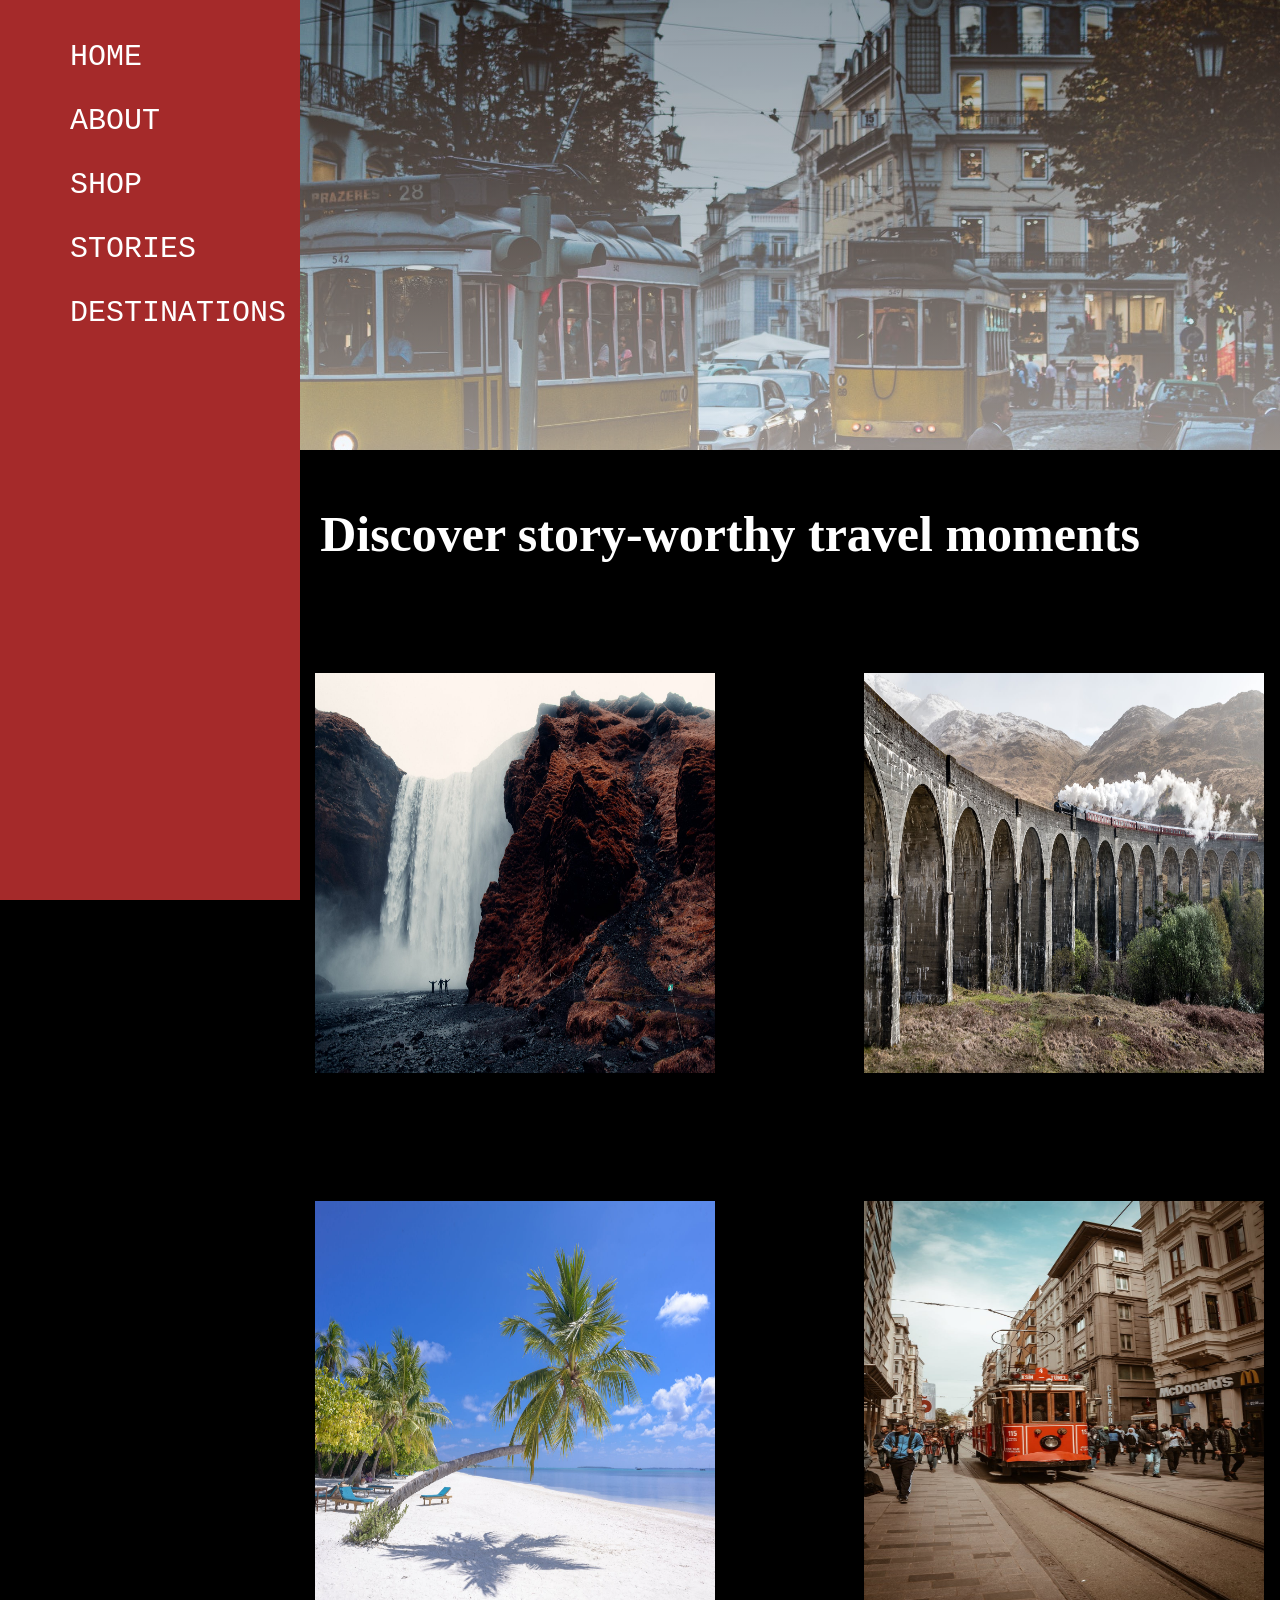
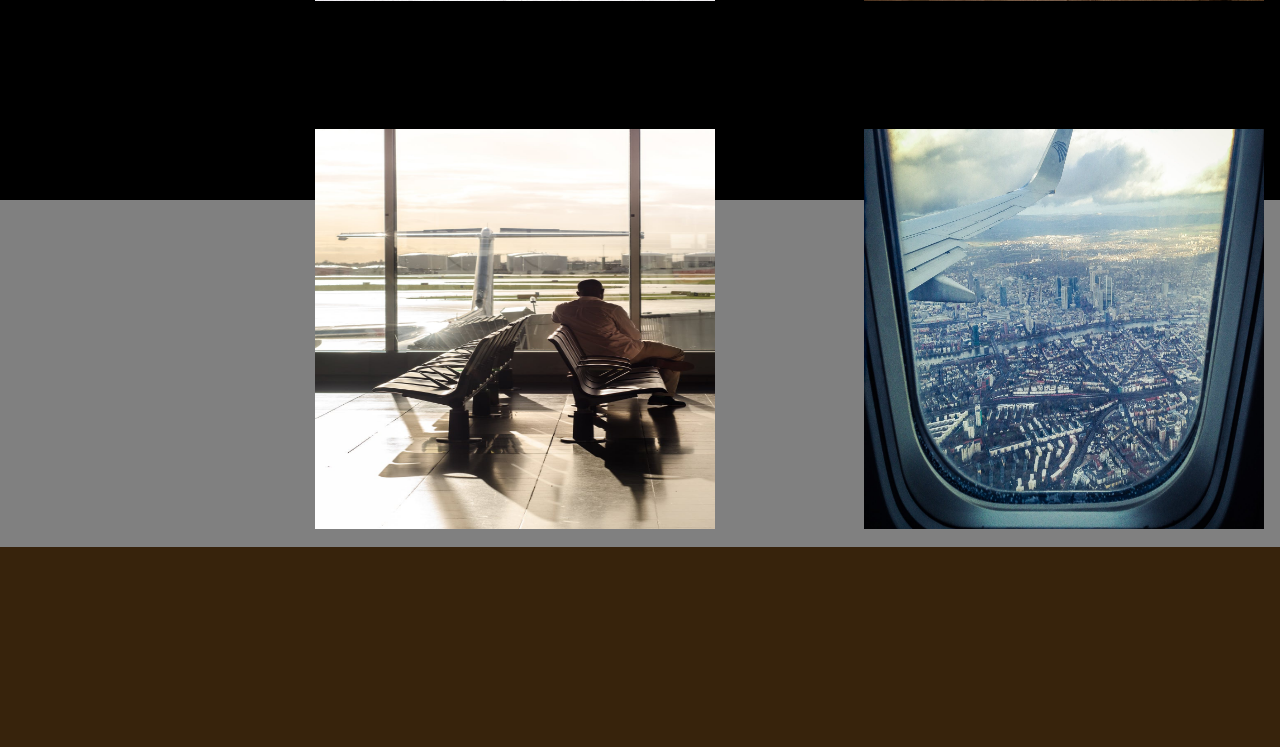
<file: 220216_Travel/travel.html>
<!DOCTYPE html>
<html lang="en">
  <head>
    <meta charset="UTF-8" />
    <meta http-equiv="X-UA-Compatible" content="IE=edge" />
    <meta name="viewport" content="width=device-width, initial-scale=1.0" />
    <title>Document</title>
    <style>
      * {
        padding: 0;
        margin: 0;
        box-sizing: border-box;
      }
      .container {
        background-color: gray;
      }

      header {
        display: flex;
        background-image: linear-gradient(
            rgba(0, 0, 0, 0.3),
            rgba(255, 255, 255, 0.5)
          ),
          url(2.jpeg);
        background-position: center;
        background-size: cover;
        width: 100%;
        height: 450px;
      }
      .side-nav {
        position: fixed;
        width: 300px;
        top: 0;
        left: 0;
        height: 100%;
        background-color: brown;
        padding: 20px 30px;
      }
      .nav-links {
        list-style: none;
      }

      .nav-links li {
        padding: 10px;
        margin: 10px;
      }
      .nav-links li:hover {
        border-radius: 50px;
        transition: 0.3s;
        background-color: black;
      }

      .nav-links a {
        text-decoration: none;
        color: white;
        font-size: 30px;
        padding: 15px 20px;
        font-family: 'Courier New', Courier, monospace;
      }
      .section {
        width: 100%;
        margin-left: auto;
        margin-right: auto;
      }
      .card-container {
        background-color: black;
        width: 100%;
        height: 150vh;
        bottom: 0px;
        display: inline-block;
        align-items: center;
        justify-content: center;
        padding-left: 180px;
      }

      .card {
        display: inline-block;
        align-items: center;
        justify-items: center;
        overflow: hidden;
        margin: 10px;
      }
      .card img {
        margin-left: 125px;
        margin-top: 100px;
        width: 400px;
        height: 400px;
      }
      .card:hover {
        transform: rotateX(720deg);
        transition: 3s;
      }
      .footer {
        display: flex;
        width: 100%;
        height: 200px;
        background-color: #37230c;
      }

      .main-title {
        padding-top: 5%;
      }
      .main-title h1 {
        font-size: 50px;
        color: white;
        text-align: center;
      }
    </style>
  </head>
  <body>
    <div class="container">
      <header>
        <div class="side-nav">
          <div class="logo"></div>
          <ul class="nav-links">
            <li><a href="">HOME</a></li>
            <li><a href="">ABOUT</a></li>
            <li><a href="">SHOP</a></li>
            <li><a href="">STORIES</a></li>
            <li><a href="">DESTINATIONS</a></li>
          </ul>
        </div>
      </header>
      <div class="section">
        <div class="card-container">
          <div class="main-title">
            <h1>Discover story-worthy travel moments</h1>
          </div>
          <div class="card">
            <img src="card1.jpeg" alt="" />
          </div>
          <div class="card">
            <img src="card2.jpeg" alt="" />
          </div>
          <div class="card">
            <img src="card3.jpeg" alt="" />
          </div>
          <div class="card">
            <img src="4.jpeg" alt="" />
          </div>
          <div class="card">
            <img src="wait.jpg" alt="" />
          </div>
          <div class="card">
            <img src="last.jpeg" alt="" />
          </div>
        </div>
      </div>
      <div class="footer"></div>
    </div>
  </body>
</html>
</file>
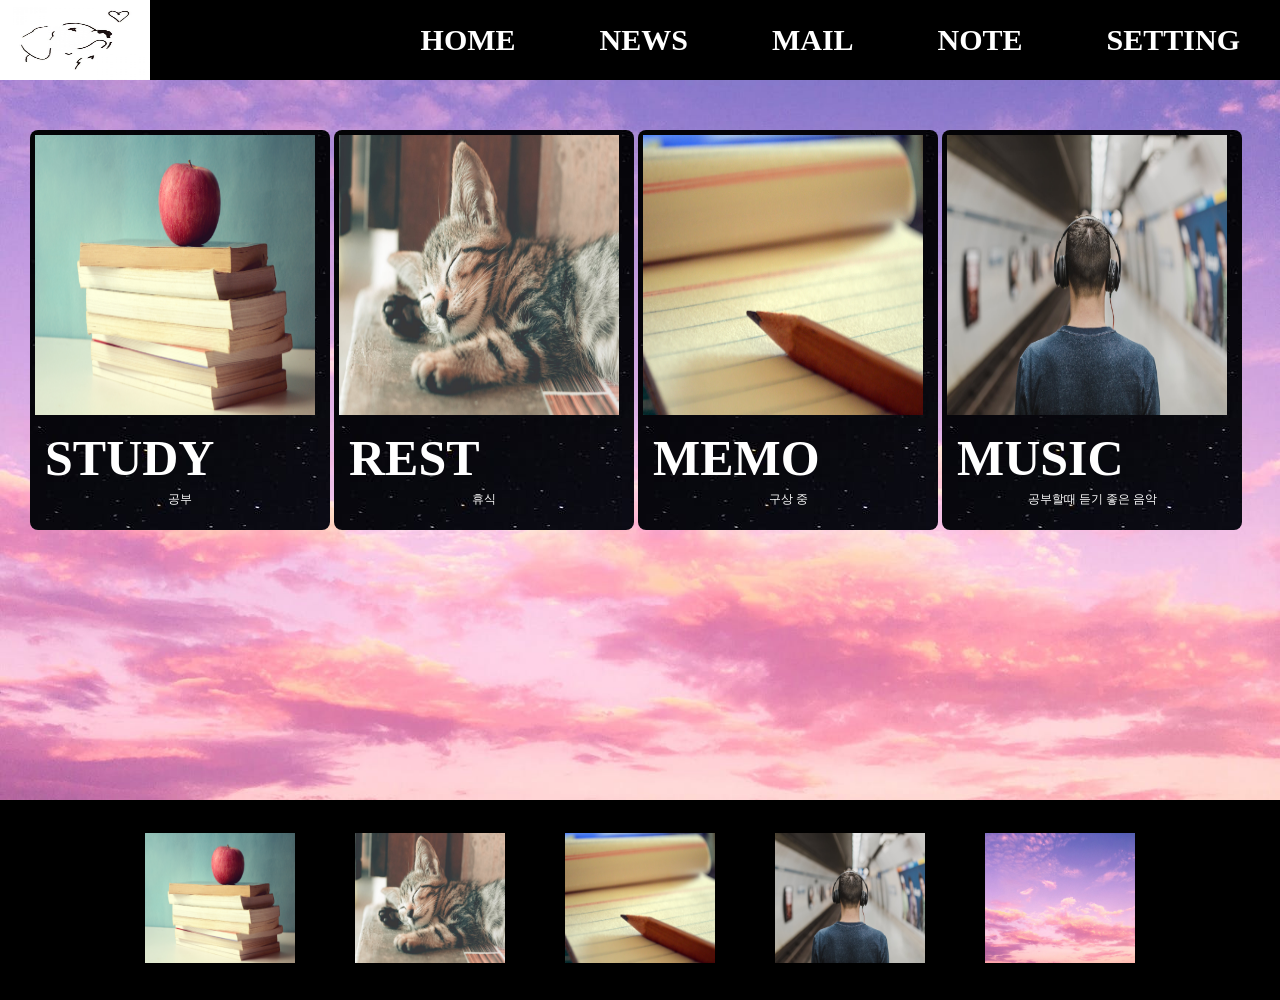
<file: 220226_Sat/S_Day.html>
<!DOCTYPE html>
<html lang="en">
  <head>
    <meta charset="UTF-8" />
    <meta http-equiv="X-UA-Compatible" content="IE=edge" />
    <meta name="viewport" content="width=device-width, initial-scale=1.0" />
    <title>Document</title>
    <style>
      * {
        padding: 0;
        margin: 0;
        box-sizing: border-box;
      }


      .container{   
          background-color: rgb(0, 40, 73);
          background-image: url(S_Day_img/section.jpeg);
          background-position: center;
          background-size: cover;
          width: 100%;
          height: 800px;
          position: relative;
      }

      .header{
          position: relative;
          width: 100%;
          height: 80px;
          background-color: black;
          background-size: cover;
          background-position: center;
      }
        .logo{
            cursor: pointer;
            display: flex;
        }
        .logo img {
            background-position: center;
            background-size: cover;
            width: 150px;
            height: 80px;
        }
      


      .nav{
          display: flex;
          justify-content: space-between;
          align-items: center;

      }
      .nav-links ul li{
          list-style: none;
          display: inline-block;
          list-style: none;
          padding: 15px 40px;
          
      }
      .nav-links ul li a{
          color: white;
          font-size: 30px;
          text-decoration: none;
          font-weight: 600;
      }

      .nav-links ul li:hover{
          background-color: red;
          transition: 0.5s;
          border-radius: 30px;
      }
     .item {
        padding: 30px;
        display: inline-block;
        align-items: center;
        justify-content: center;
        
     }

     .item img {
         width: 150px;
         height: 130px;
         animation-duration: 1.3s;
        animation-name: slidein;
        animation-iteration-count: infinite;
        animation-direction: alternate;

     }


     .item:hover{
         transform: scale(2);
         transition: 0.3s;
     }
     .section{
         justify-content: space-between;
         display: flex;
         align-items: center;
         padding: 50px 30px;
     }

     .section img{
         width: 250px;
         height: 250px;
     }

     .footer{
        display: flex;
        width: 100%;
        height: 200px;
        background-color: black;
        display: flex;
        position: absolute;
        justify-content: center;
        align-items: center;
        
     }

    .card {
        background-image: url(S_Day_img/star.jpeg);
        border-radius: 8px;
        display: inline-block;
        cursor: pointer;
        box-shadow: 10px black;
        align-items: center;
        width: 300px;
        height: 400px;
        overflow: hidden;
        padding: 5px 5px;
        background-color: black;
    }
    .card img{
        width: 280px;
        height: 280px;
    }

    
    .card:hover{
        transform: rotateY(720deg);
        transition: 1.5s;
    }
        .text-wrap {
        padding: 10px;
        /*  제목 위치 */
        text-align: left;
      }
      .text-wrap h1 {
        font-size: 50px;
        font-weight: 800;
        color: white;
      }
      .text-wrap p {
        /* 글씨 간격 (가로)조절 */
        line-height: 2;
        font-size: 12px;
        text-align: center;
        color: white;
      }



@keyframes slidein {
    0%{
    margin-left: 10%;
    width: 100%
  }

 

 
  100% {
    margin-right: 100%;
    width: 100%;
  }
}
    </style>
  </head>
  <body>
    <div class="container">
      <div class="header">
          <div class="nav">
              <div class="logo">
                  <img src="S_Day_img/logoimg.jpg" alt="">
              </div>
              <div class="nav-links">
                  <ul>
                      <li><a href="">HOME</a></li>
                      <li><a href="">NEWS</a></li>
                      <li><a href="">MAIL</a></li>
                      <li><a href="">NOTE</a></li>
                      <li><a href="">SETTING</a></li>
                    </ul>
              </div>
          </div>
      </div>
      <div class="section">
          <div class="card-wrap">

              <div class="card">
                  <img src="S_Day_img/books_apple_hires.jpg" alt="">
                <div class="text-wrap">
                    <h1>STUDY</h1>
                    <p>공부</p>
                </div>  
            </div>
            <div class="card">
                <img src="S_Day_img/sleepcat.jpeg" alt="">
                <div class="text-wrap">
                    <h1>REST</h1>
                    <p>휴식</p>
                </div>
            </div>
           <div class="card">
                <img src="S_Day_img/note_pad_pencil_hires.jpg" alt="">
                <div class="text-wrap">
                    <h1>MEMO</h1>
                    <p>구상 중</p>
                </div> 
          </div>
          <div class="card">
            <img src="S_Day_img/pexels-photo-374876.jpeg" alt="">
            <div class="text-wrap">
                <h1>MUSIC</h1>
                <p>공부할때 듣기 좋은 음악</p>
            </div> 
        </div>
      </div>
        </div>
        </div>
        <div class="footer">
            <div class="item">  
                <img src="S_Day_img/books_apple_hires.jpg" alt="">
            </div>
            <div class="item">
                <img src="S_Day_img/sleepcat.jpeg" alt="">
            </div>
            <div class="item">
                <img src="S_Day_img/note_pad_pencil_hires.jpg" alt="">
            </div>  
            <div class="item">
                <img src="S_Day_img/pexels-photo-374876.jpeg" alt="">
            </div>
            <div class="item">
                <img src="S_Day_img/section.jpeg" alt="">
            </div>
        </div>
        </div>
    </div>
</div>
  </body>
</html>
</file>
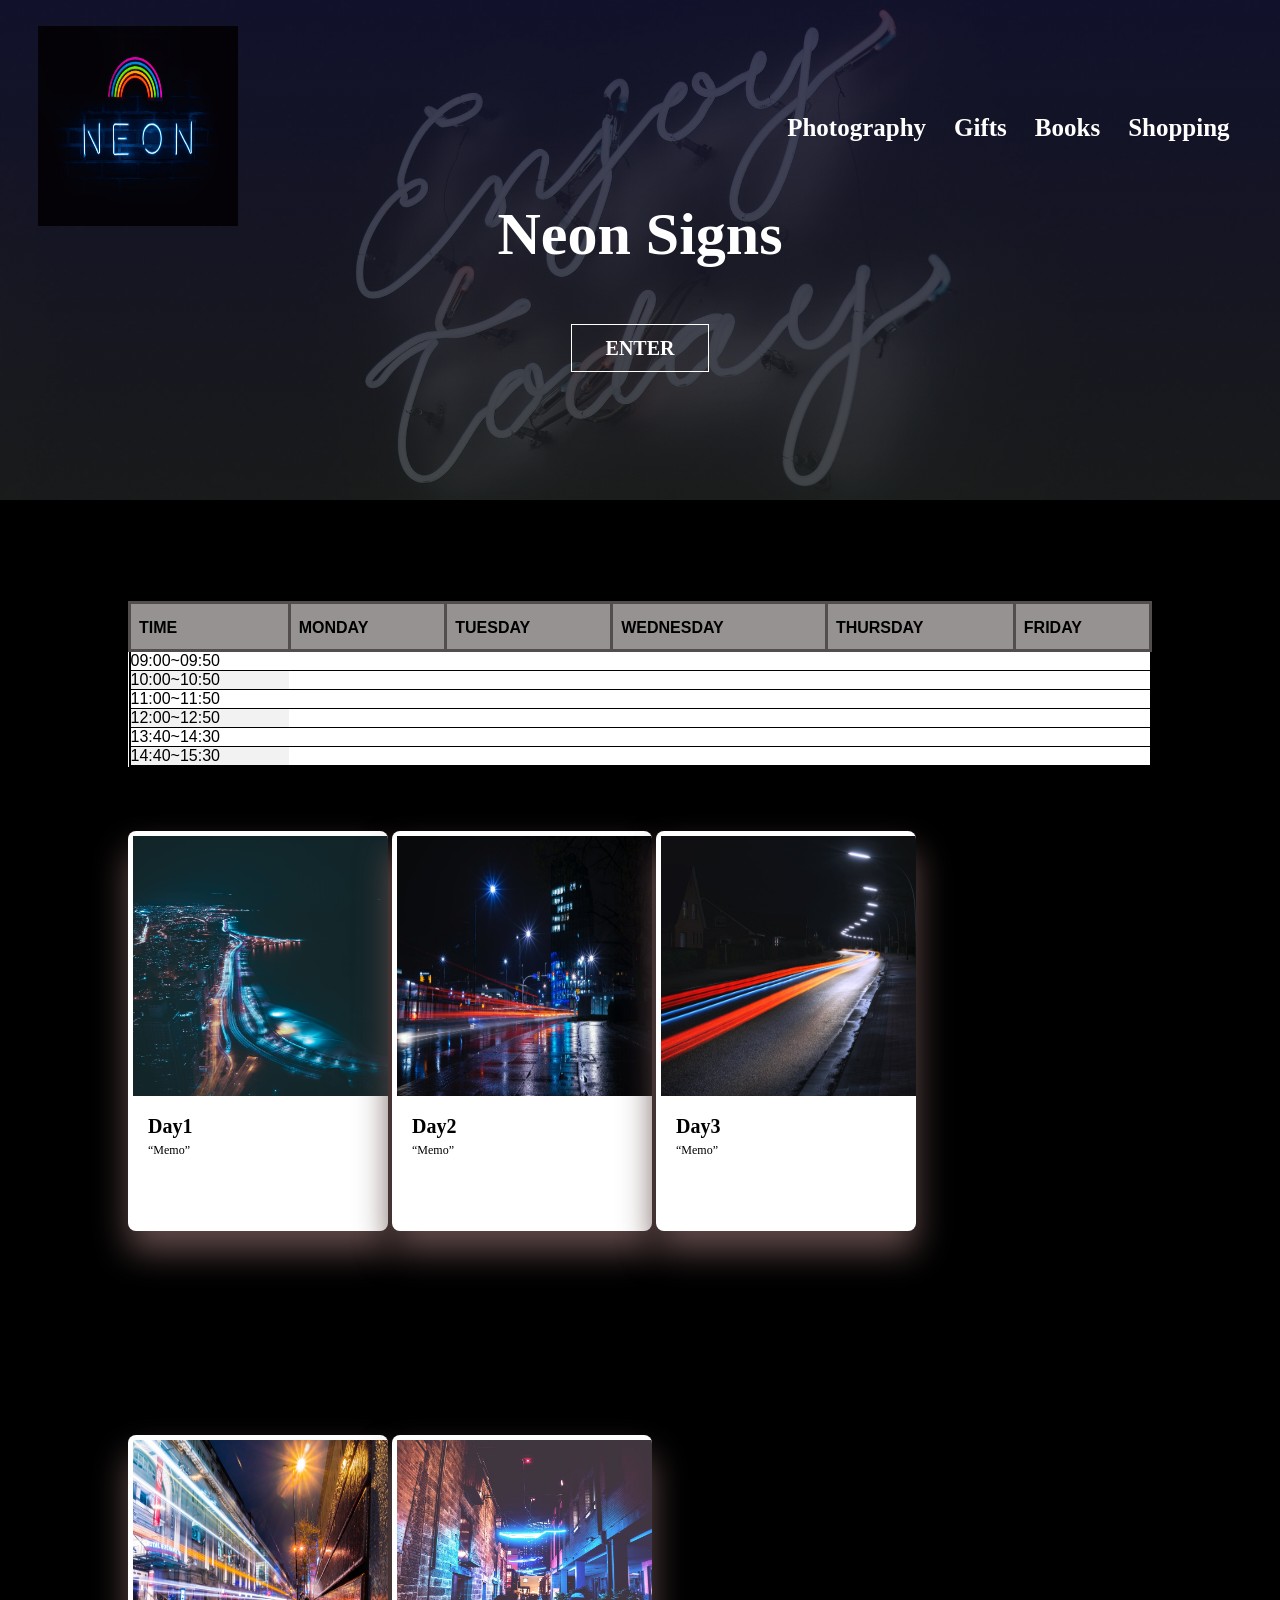
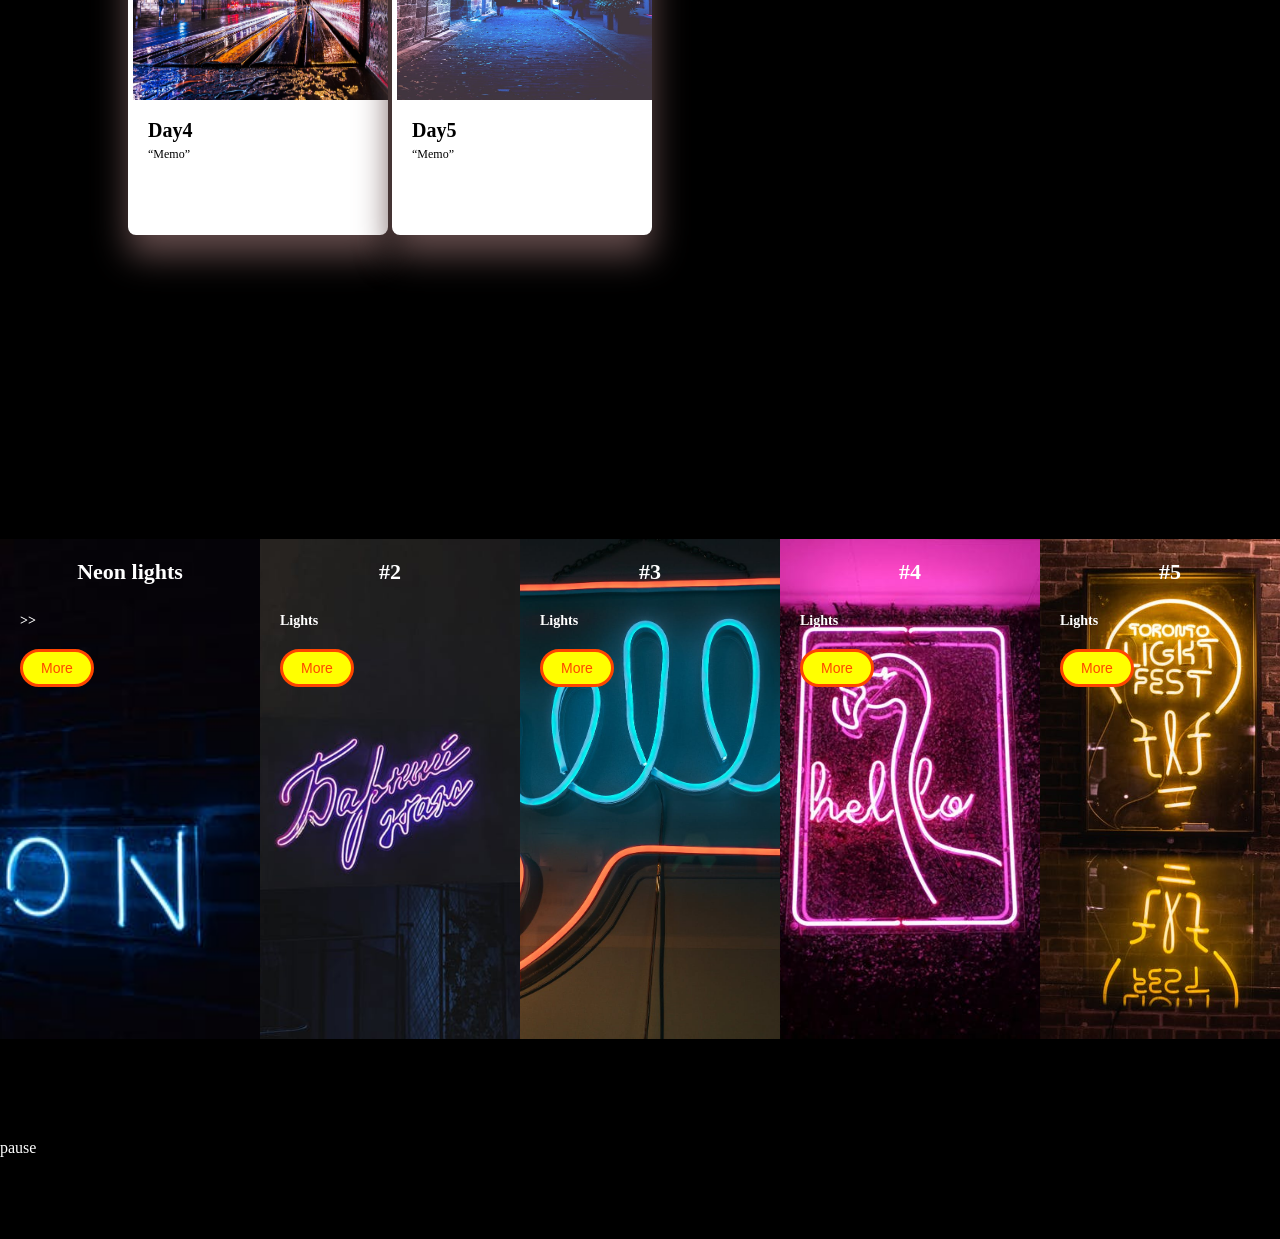
<file: 220227_Lights/index_2.html>
<!DOCTYPE html>
<html lang="en">
  <head>
    <meta charset="UTF-8" />
    <meta http-equiv="X-UA-Compatible" content="IE=edge" />
    <meta name="viewport" content="width=device-width, initial-scale=1.0" />
    <title>Neon</title>
    <link rel="shortcut icon" href="favicon-96x96.png" type="image/x-icon">
    <style>
      * {
        padding: 0;
        margin: 0 ;
        box-sizing: border-box;
      }
      header{
        position: relative;
        height: 500px;
        width: 100%;
        background-image: linear-gradient(rgba(20, 20, 53, 0.8),
        rgba(30, 31, 32, 0.8)),url(header.jpeg);
        background-position: center;
        background-size: 80%;   
     }
        body{
            background-color: rgb(0, 0, 0);
            width: 100%;
        }

     .nav{  
         display: flex;
         padding: 2% 3%;
         justify-content: space-between;
         align-items: center;

     }
     .nav .img{
         width: 150px;
         height: 110px;
         background-color: rgb(255, 255, 255);
         color: rgb(0, 0, 0);
     }
     .nav-links ul li{
         list-style: none;
         display: inline-block;
         padding: 8px 12px;
     }
        .nav-links ul li a{ 
            color: #fff;
            text-decoration: none;
            font-size: 25px;
            font-weight: 800;
        }
 .nav-links ul li:hover{
     transition: 700ms;
     background-color: red;
     border-radius: 5px;
 }
    .text-box{
        position: absolute;
        width: 90%;
        top: 40%;
        left: 5%;
        text-align: center;
        color: #fff;
    }
     .text-box h1{
        font-size: 60px;
    }
     .text-box p{
         margin-top: 10px;
    font-size: 16px; 
    margin-bottom: 40px;
    }
     .text-box a{
         text-decoration: none;
         color: #fff;
         border: 1px solid #fff;
         font-size: 20px;
         font-weight: 700;
         cursor: pointer;
         padding: 12px 34px;
     }
     .text-box a:hover{
         border: 1px solid red;
         background: red;
         transition: 0.3s;
     }

     .section{
        width: 80%;
        margin-top: 5%;
        margin-left: auto;
        margin-right: auto;
        
     }

      #customers {
        font-family: Arial, Helvetica, sans-serif;
        border-collapse: collapse;
        width: 100%;
        background-color: white;
        border: 2px solid #000000;
      }

      #customers th {
        border: 3px solid rgb(83, 78, 78);
        padding: 8px;
      }

      #customers tr:nth-child(even) {
          border: 1px solid #000000;
        background-color: #f2f2f2;
      }

      #customers tr:hover {
        background-color: rgb(59, 40, 40);
      }

      #customers th {

        padding-top: 15px;
        padding-bottom: 12px;
        text-align: left;
        background-color: #979292;
        color: rgb(0, 0, 0);
      }
    
      .card {
        border-radius: 8px;
        display: inline-block;
        margin-left: 100px auto;
        margin-bottom: 200px;
        height: 400px;
        width: 260px;
        overflow: hidden;
        box-shadow: 0 20px 35px rgb(99, 75, 75);
        padding: 5px;
        transform: scale(1);
        transition: 0.3s;
        background-color: white;
      }

      .card:hover {
        cursor: pointer;
        transform: scale(1.2);
        background-color: gold;
      }
      .card img {
        width: 260px;
        height: 260px;
      }
      .text-wrap {
        padding: 15px;
        text-align: left;
      }
      .text-wrap h1 {
        font-size: 20px;
        font-weight: 800;
      }
      .text-wrap p {
        line-height: 2;
        font-size: 12px;
      }

      .logo{
          cursor: pointer;
      }
      .logo img { 
        width: 200px;
        height: 200px;
      }
      .card-container{
          width: 1300px;
          height: 500px;
          background: #fff;
          margin: 100px auto;
          display: flex;
      }
      .col{
          height : 100%;
          flex: 1;
          color: rgb(255, 136, 0);
          padding: 20px;
          position: relative;
          transition: 0.6s;
      }
      .col:nth-child(1) {
          background-image: url(neon1.jpeg);
          background-position: right;
          background-size: cover;
          font-weight: bolder;
          color: rgb(255, 255, 255);
      }
      .col:nth-child(2) {
          background-image: url(neon2.jpeg);
          background-position: center;
          background-size: cover;
          font-weight: bolder;
          color: rgb(255, 255, 255);
      }
      .col:nth-child(3){
          background-image: url(neon3.jpeg);
          background-position: center;
          background-size: cover;
          font-weight: bolder;
          color: rgb(255, 255, 255);
      }
      .col:nth-child(4) {
          background-image: url(neon4.jpeg);
          background-position: center;
          background-size: cover;
          font-weight: bolder;
          color: rgb(255, 255, 255);
      }
      .col:nth-child(5) {
          background-image: url(neon5.jpeg);
          background-position: center;
          background-size: cover;
          font-weight: bolder;
          color: rgb(255, 255, 255);
      }
      
      h2{
          text-align: center;
          font-size: 22px;
          font-weight: 600;
      }
      .caption{
          max-width: 230px;
          font-size: 14px;
          margin: 28px 0;
      }
      .caption button{
         border: 3px solid orangered;
        border-radius: 30px;
        background: transparent;
        background-color: yellow;
        outline: none;
        padding: 8px 18px;
        color: orangered;
        margin-top: 20px ;
        cursor: pointer;
        font-size: 14px;
      }
.col:hover {
  flex-grow: 2.5;
}
.col:hover .caption {
  display: block;
}

.col:hover h2 {
  text-align: left;
}
.footer{
    margin-top: 100px auto;
    width: 100%;
    height: 100px;
    background-color: black;
    display: flex;
}
.footer p{
    position: absolute;
    color: white;
   
}

    </style>
  </head>
  <body>
    <div class="container">
      <header>
          <div class="nav">
                  <div class="logo">
                  <img src="logo.jpeg" alt="">
              </div>
              <div class="nav-links">
                <ul>
                     <li><a href="#">Photography</a></li>
                     <li><a href="#">Gifts</a></li>
                     <li><a href="#">Books</a></li>
                     <li><a href="#">Shopping</a></li>
                 </ul>
              </div>
          </div>
          <div class="text-box">
              <h1>Neon Signs</h1>
              <p><br/></p>
              <a href="#">ENTER</a>
          </div>
      </header>
      <section class="table">

      </section>
      <div class="section">
            <table id="customers">
              <h1>Schedule</h1>
      <thead>
        <tr>
          <th>TIME</th>
          <th>MONDAY</th>
          <th>TUESDAY</th>
          <th>WEDNESDAY</th>
          <th>THURSDAY</th>
          <th>FRIDAY</th>
        </tr>
      </thead>
      <tr>
        <td>09:00~09:50</td>
      </tr>
      <tr>
        <td>10:00~10:50</td>
      </tr>
      <tr>
        <td>11:00~11:50</td>

      </tr>
      <tr>
        <td>12:00~12:50</td>

      </tr>
      <tr>
        <td>13:40~14:30</td>

      </tr>
      <tr>
        <td>14:40~15:30</td>

      </tr>
      <tbody></tbody>
    </table>
      </div>
      <div class="section">
       <div class="container">
      <div class="card">
        <img src="card1.jpeg" alt="" />
        <div class="text-wrap">
          <h1>Day1</h1>
          <p>“Memo”</p>
        </div>
      </div>
      <div class="card">
        <img src="card2.jpeg" alt="" />
        <div class="text-wrap">
          <h1>Day2</h1>
          <p>“Memo”</p>
        </div>
      </div>
      <div class="card">
        <img src="card3.jpeg" alt="" />
        <div class="text-wrap">
          <h1>Day3</h1>
          <p>“Memo”</p>
        </div>
      </div>
      <div class="card">
          <img src="card4.jpeg" alt="">
          <div class="text-wrap">
            <h1>Day4</h1>
            <p>“Memo”</p>
          </div>
      </div>
      <div class="card">
        <img src="card5.jpeg" alt="" />
        <div class="text-wrap">
          <h1>Day5</h1>
            <p>“Memo”</p>
        </div>
      </div>
    </div>
        </div>
      <div class="card-container">
          <div class="col">
              <h2>Neon lights</h2>
              <div class="caption">
                  <p>>></p>
                  <button type="button">More</button>
              </div>
          </div>
          <div class="col">
            <h2>#2</h2>
            <div class="caption">
                <p>Lights</p>
                <button type="button">More</button>
            </div>
        </div>
        <div class="col">
          <h2>#3</h2>
          <div class="caption">
              <p>Lights</p>
              <button type="button">More</button>
          </div>
      </div>
      <div class="col">
        <h2>#4</h2>
        <div class="caption">
            <p>Lights</p>
            <button type="button">More</button>
        </div>
    </div>
    <div class="col">
      <h2>#5</h2>
      <div class="caption">
          <p>Lights</p>
          <button type="button">More</button>
      </div>
  </div>
      </div>
    </div>
    </div>
  </body>
  <div class="footer">
      <p>pause</p>
      <h2>footer</h2>
  </div>
</html>
</file>
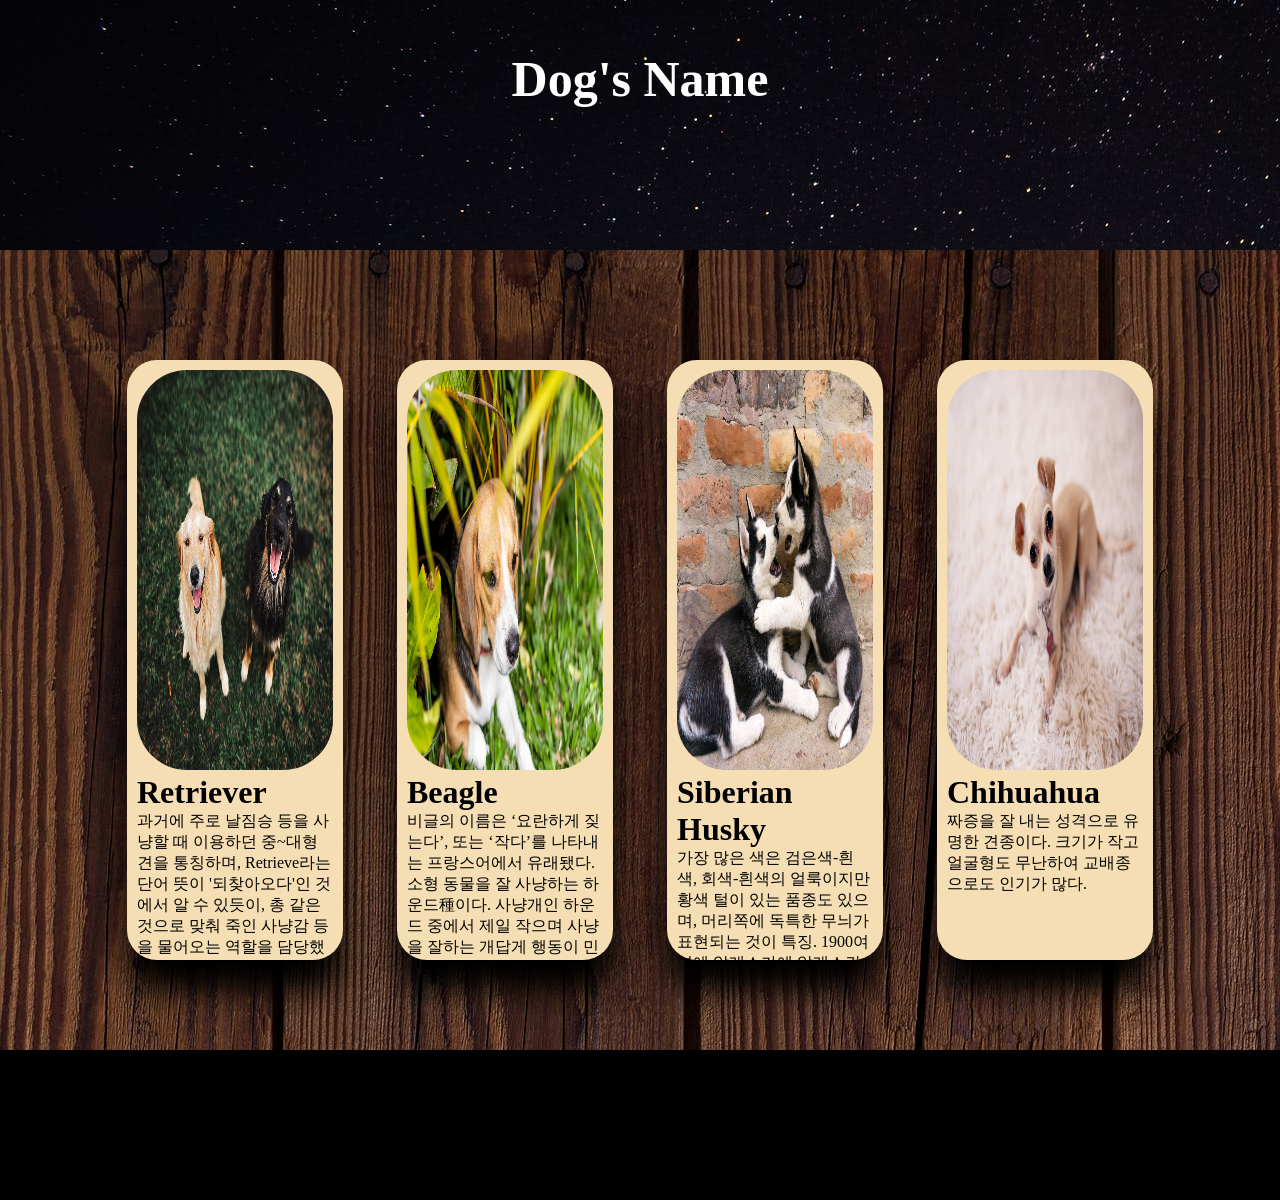
<file: 220228_Dogs_Name/dogs_name.html>
<!DOCTYPE html>
<html lang="en">
  <head>
    <meta charset="UTF-8" />
    <meta http-equiv="X-UA-Compatible" content="IE=edge" />
    <meta name="viewport" content="width=device-width, initial-scale=1.0" />
    <title>Dogs_name</title>
    <style>
      * {
        padding: 0;
        margin: 0;
        box-sizing: border-box;
      }
      .header {
        background-image: url(star.jpeg);
        width: 100%;
        height: 250px;
        padding-top: 50px;
      }
      .header h1 {
        color: white;
        text-align: center;
        font-size: 50px;
      }
      .a {
        width: 100%;
        height: 800px;
        background-image: url(wooden.jpeg);
        justify-content: space-around;
        display: flex;
        padding: 100px 100px;
      }

      .card {
        flex-basis: 20%;
        height: 600px;
        width: 100%;
        align-items: center;
        padding: 10px;
        background-color: wheat;
        border-radius: 30px;
        margin: 10px auto 0;
        overflow: hidden;
        box-shadow: 0 2rem 2rem rgba(0, 0, 0, 1);
        cursor: pointer;
      }

      .card img {
        border-radius: 50px;
        width: 100%;
        height: 400px;
      }
      .card:hover {
        transform: rotateY(360deg);
        transition: 0.3s;
      }

      .footer {
        width: 100%;
        background-color: black;
        height: 150px;
      }
      .container {
        width: 100%;
        height: auto;
        background-image: url(star.jpeg);
      }
    </style>
  </head>
  <body>
    <div class="container">
      <div class="header">
        <h1>Dog's Name</h1>
      </div>
      <div class="a">
        <div class="card">
          <img src="Retriever.jpeg" alt="" />
          <h1>Retriever</h1>
          <p>
            과거에 주로 날짐승 등을 사냥할 때 이용하던 중~대형견을 통칭하며,
            Retrieve라는 단어 뜻이 '되찾아오다'인 것에서 알 수 있듯이, 총 같은
            것으로 맞춰 죽인 사냥감 등을 물어오는 역할을 담당했던 견종들이다.
          </p>
        </div>
        <div class="card">
          <img src="puppy2.jpeg" alt="" />
          <h1>Beagle</h1>
          <p>
            비글의 이름은 ‘요란하게 짖는다’, 또는 ‘작다’를 나타내는 프랑스어에서
            유래됐다. 소형 동물을 잘 사냥하는 하운드種이다. 사냥개인 하운드
            중에서 제일 작으며 사냥을 잘하는 개답게 행동이 민첩하여 애완용으로
            기르기도 했다.
          </p>
        </div>
        <div class="card">
          <img src="puppy5.jpeg" alt="" />
          <h1>Siberian Husky</h1>
          <p>
            가장 많은 색은 검은색-흰색, 회색-흰색의 얼룩이지만 황색 털이 있는
            품종도 있으며, 머리쪽에 독특한 무늬가 표현되는 것이 특징. 1900여년에
            알래스카에 알래스칸 말라뮤트와 비슷한 이유로 들여온 뒤 전세계로
            퍼지기 시작하여 지금은 키우는 사람도 많다.
          </p>
        </div>
        <div class="card">
          <img src="Chihuahua.jpeg" alt="" />
          <h1>Chihuahua</h1>
          <p>
            짜증을 잘 내는 성격으로 유명한 견종이다. 크기가 작고 얼굴형도
            무난하여 교배종으로도 인기가 많다.
          </p>
        </div>
      </div>
      <div class="footer"></div>
    </div>
  </body>
</html>
</file>
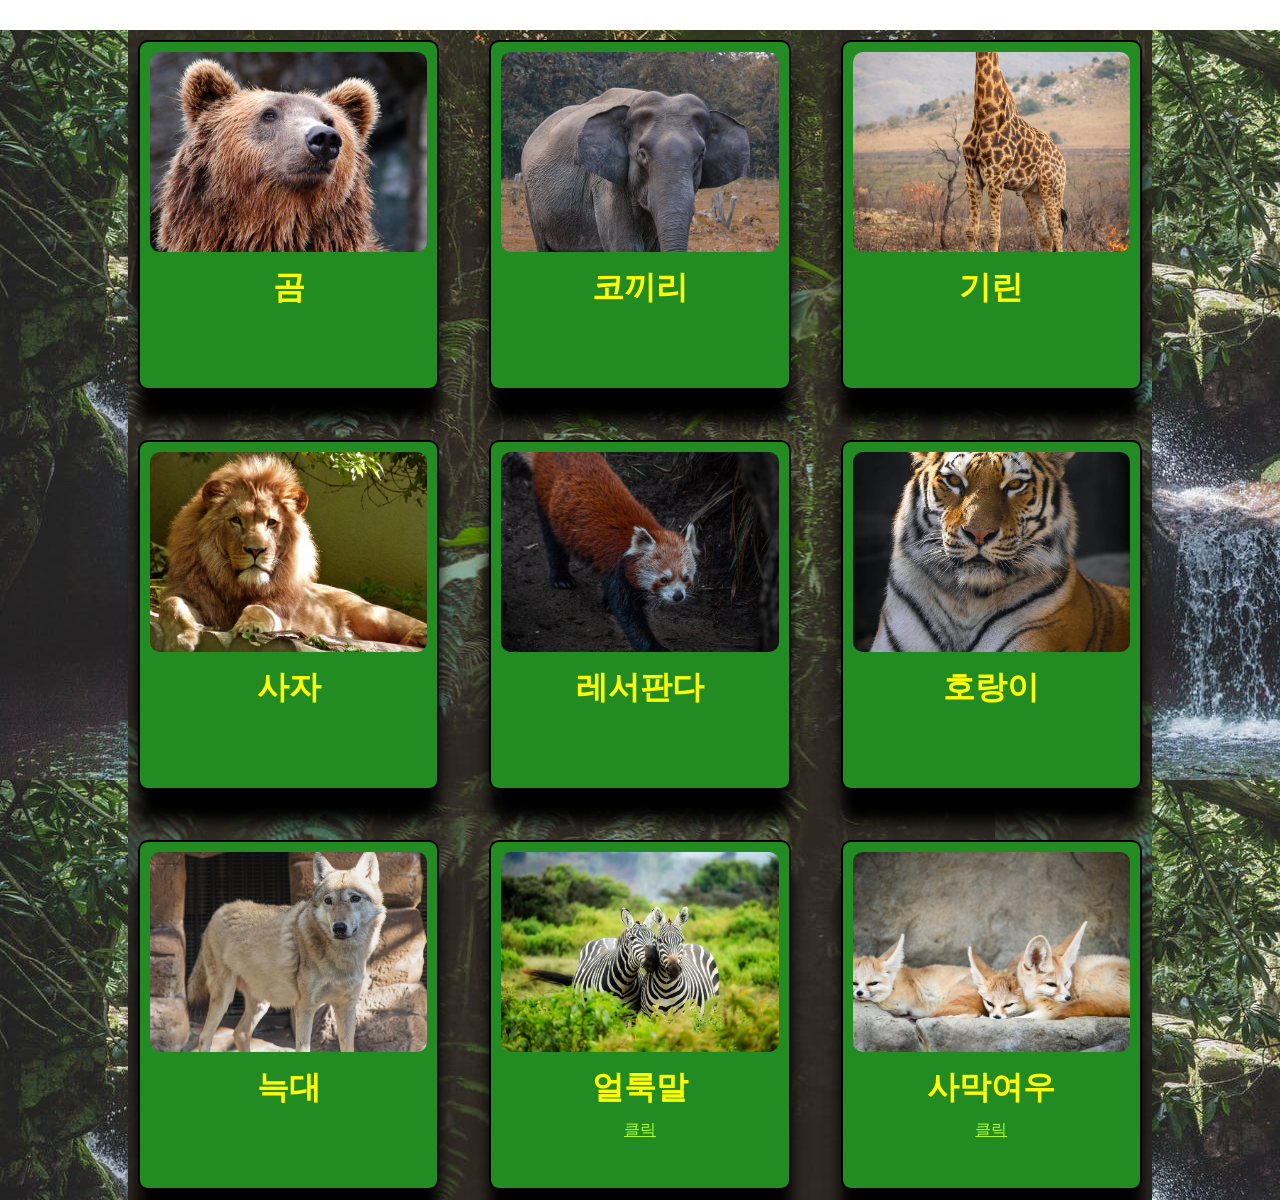
<file: 220302-ing/zoo.html>
<!DOCTYPE html>
<html lang="en">
  <head>
    <meta charset="UTF-8" />
    <meta http-equiv="X-UA-Compatible" content="IE=edge" />
    <meta name="viewport" content="width=device-width, initial-scale=1.0" />
    <title>Zoo</title>
    <style>
      * {
        padding: 0;
        margin: 0;
        box-sizing: border-box;
      }
      .container{
        background-image: url(back2.jpeg);
        width: 100%;
        height: auto;
      }
      .section {
        display: grid;   
        grid-template-columns: repeat(auto-fit, minmax(250px, 1fr));
        grid-gap: 50px;
        width: 80%;
        height: auto;
        margin: 30px auto 0;
        background-image: url(back.jpeg);
        padding: 10px;
      }
      .item {
        width: 100%;
        height: 350px;
        background-color: forestgreen;
        border: 2px solid black;
        border-radius: 10px;
          box-shadow: 0 2rem 1rem rgb(0, 0, 0);
          text-align: center;
          padding: 10px;
          cursor: pointer;
      }
      .item img {
        width: 100%;
        height: 200px;
        border-radius: 10px;
        overflow: hidden;
        object-fit: cover;
      }
      .item h1 {
        text-align: center;
        color: yellow;
        margin: 10px;
        font-weight: 900;
        font-family: 'Lucida Sans', 'Lucida Sans Regular', 'Lucida Grande', 'Lucida Sans Unicode', Geneva, Verdana, sans-serif;
      }
      .item p{
        text-align: center;
        color: yellow;
        font-family: monospace;
      }
      .item:hover{
          transform: rotateY(270deg);
          transition: 0.3s;
      }
      .item a{
          color: greenyellow;
      }

      
      
    </style>
  </head>
  <body>
    <div class="container">
      <div class="section">
        <div class="item">
          <img src="bear.jpg" alt="" />
          <h1>곰</h1>
          <p></p>
        </div>
        <div class="item">
          <img src="elephant.jpeg" alt="" />
          <h1>코끼리</h1>
          <p></p>
        </div>
        <div class="item">
          <img src="giraffe.jpeg" alt="" />
          <h1>기린</h1>
          <p></p>
        </div>
        <div class="item">
          <img src="lion.jpeg" alt="" />
          <h1>사자</h1>
          <p></p>
        </div>
        <div class="item">
          <img src="redpanda.jpeg" alt="" />
          <h1>레서판다</h1>
          <p></p>
        </div>
             <div class="item">
          <img src="tiger.jpeg" alt="" />
          <h1>호랑이</h1>
          <p></p>
        </div>
        <div class="item">
          <img src="wolf.jpeg" alt="" />
          <h1>늑대</h1>
          <p></p>
        </div>
              <div class="item">
          <img src="zebra.jpeg" alt="" />
          <h1>얼룩말</h1>
          <p></p>
          <a href="#">클릭</a>
  
        </div>
        <div class="item">
          <img src="fennecfox.jpeg" alt="" />
          <h1>사막여우</h1>
          <p></p>
          <a href="#">클릭</a>
        </div>
        </div>
      </div>
    </div>
  </body>
</html>
</file>
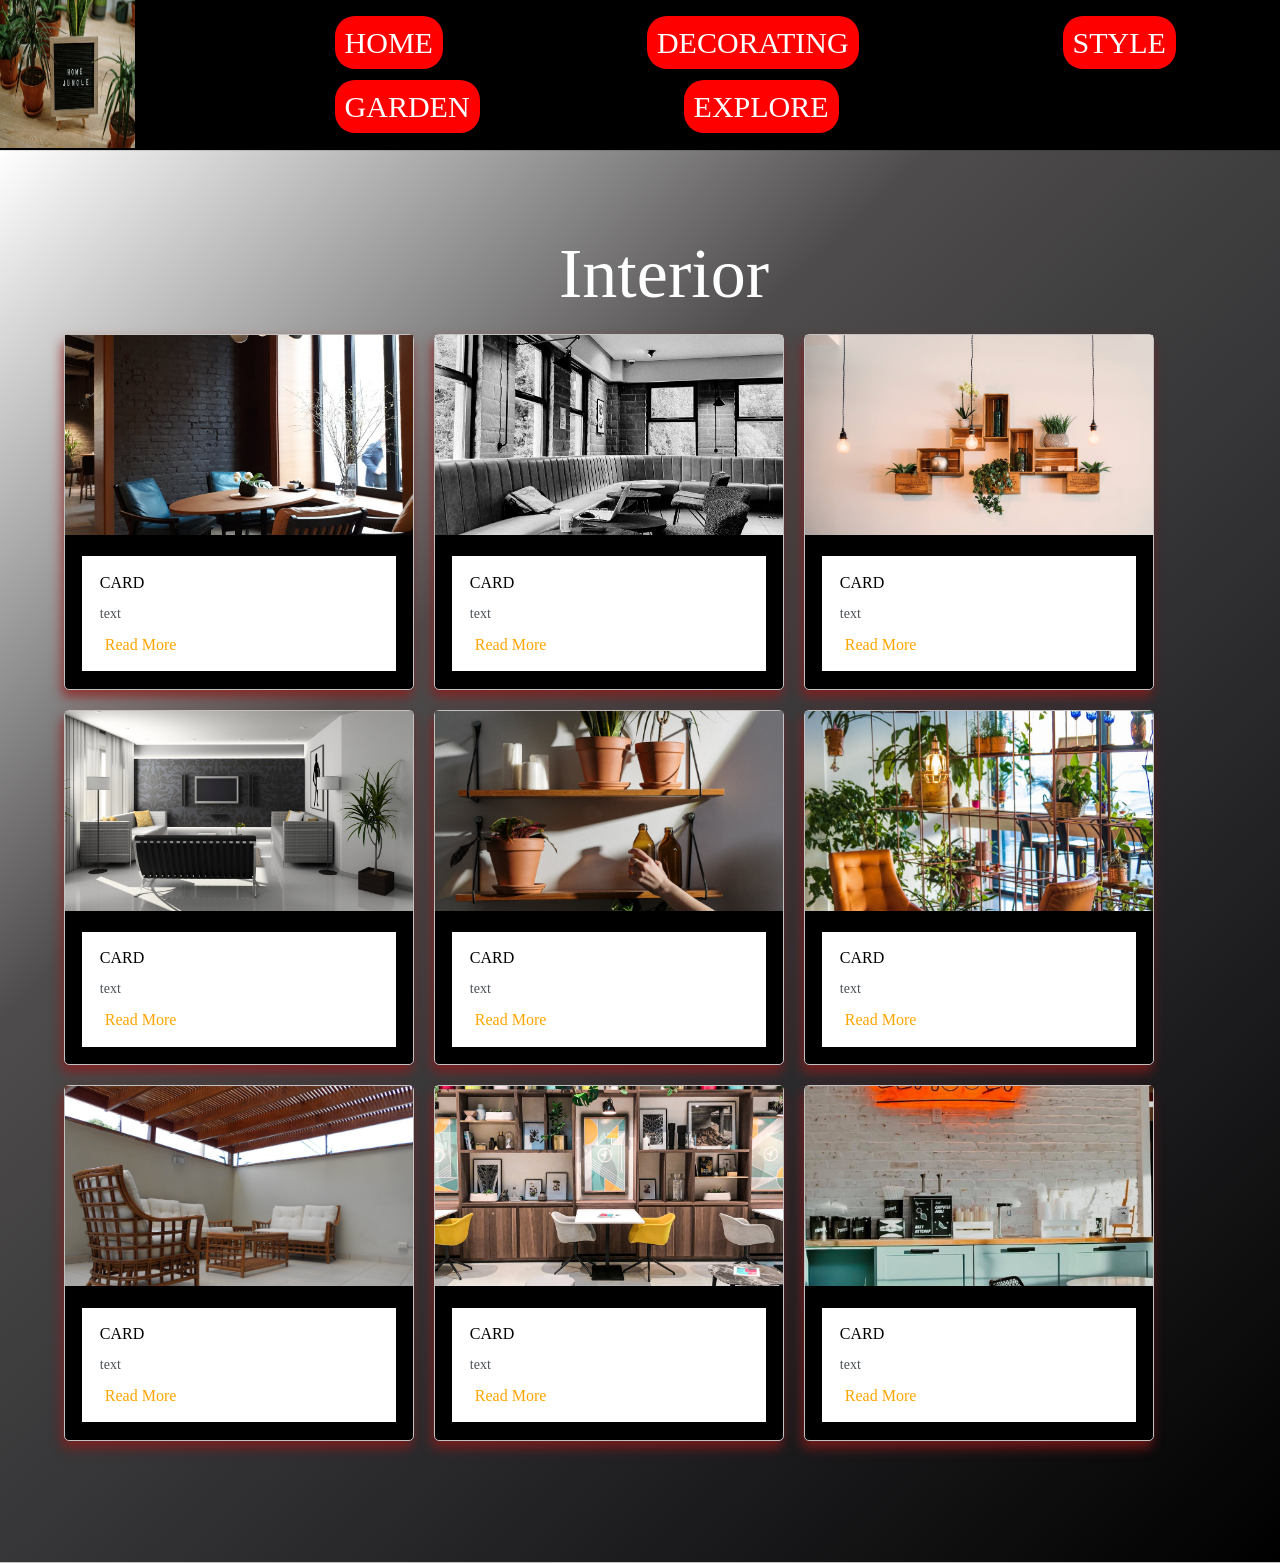
<file: 220303_interior_grid/interior.html>
<!DOCTYPE html>
<html lang="en">
  <head>
    <meta charset="UTF-8" />
    <meta http-equiv="X-UA-Compatible" content="IE=edge" />
    <meta name="viewport" content="width=device-width, initial-scale=1.0" />
    <title>Document</title>
    <link rel="stylesheet" href="style.css" />
  </head>
  <body>
      <div class="header">
          <div class="nav">
              <div class="logo">
                  <img src="logo.jpeg" alt="">
              </div>
              <div class="title">
              </div>
              <div class="nav-links">
                  <ul>
                    <li><a href="#">HOME</a></li>
                    <li><a href="#">DECORATING</a></li>
                    <li><a href="#">STYLE</a></li>
                    <li><a href="#">GARDEN</a></li>
                    <li><a href="#">EXPLORE</a></li>
                  </ul>
              </div>
          </div>
      </div>
  <div class="section">
      <div class="project-container">
        <h3>Interior</h3>
        <div class="post-wrapper">
           <div class="post">
            <img src="ma.jpeg" alt="" />
            <div class="post-review">
           <h6>CARD</h6>
              <p>text</p>
              <a href="#">Read More</a>
        </div>
      </div>
       <div class="post">
            <img src="black.jpeg" alt="" />
            <div class="post-review">
          <h6>CARD</h6>
              <p>text</p>
              <a href="#">Read More</a>
        </div>
      </div>
       <div class="post">
            <img src="in2.jpeg" alt="" />
            <div class="post-review">
 <h6>CARD</h6>
              <p>text</p>
              <a href="#">Read More</a>
        </div>
      </div>
       <div class="post">
            <img src="in3.jpeg" alt="" />
            <div class="post-review">
              <h6>CARD</h6>
              <p>text</p>
              <a href="#">Read More</a>
        </div>
      </div>
        <div class="post">
            <img src="garden.jpeg" alt="" />
            <div class="post-review">
              <h6>CARD</h6>
              <p>text</p>
              <a href="#">Read More</a>
        </div>
      </div>
       <div class="post">
            <img src="garden2.jpeg" alt="" />
            <div class="post-review">
              <h6>CARD</h6>
              <p>text</p>
              <a href="#">Read More</a>
        </div>
      </div>
        <div class="post">
            <img src="int4.jpeg" alt="" />
            <div class="post-review">
              <h6>CARD</h6>
              <p>text</p>
              <a href="#">Read More</a>
        </div>
      </div>
       <div class="post">
            <img src="int5.jpeg" alt="" />
            <div class="post-review">
              <h6>CARD</h6>
              <p>text</p>
              <a href="#">Read More</a>
        </div>
      </div>
         <div class="post">
            <img src="int6.jpeg" alt="" />
            <div class="post-review">
              <h6>CARD</h6>
              <p>text</p>
              <a href="#">Read More</a>
        </div>
      </div>
    </div>
  </body>
</html>
</file>
<file: 220303_interior_grid/style.css>
:root {
  --mainColor: orange;
  --secondaryColor: #fff;
  --borderColor: #c1c1c1;
}

* {
  padding: 0;
  margin: 0;
  box-sizing: border-box;
}
.header {
  display: flex;
  width: 100%;
  height: 150px;
  background-color: black;
}

h3,
h6 {
  font-weight: 500;
  font-family: 'Times New Roman', Times, serif;
  color: var(--secondaryColor);
}
.section {
  background: linear-gradient(137deg, #ffffff, #4e4c4c, #28282b, #000000);
  background-position: center;
  background-size: cover;
  border-bottom: 1px solid var(--borderColor);
  padding: 5%;
}
.project-container {
  width: 1200px;
  padding-bottom: 5%;
  margin: auto;
}
.project-container h3 {
  font-size: 70px;
  text-align: center;
  margin: 20px 0;
}
.post-wrapper {
  display: grid;
  grid-template-columns: repeat(auto-fit, 350px);
  gap: 20px;
  cursor: pointer;
}

.post img {
  width: 100%;
  height: 200px;
  object-fit: cover;
}
.post-review {
  background-color: var(--secondaryColor);
  padding: 5%;
  margin: 5%;
}
.post-review h6 {
  font-size: 16px;
  font-weight: 400;
  color: black;
}
.post-review p {
  color: #4b5156;
  font-size: 14px;
  margin: 14px 0;
}
.post-review a {
  text-decoration: none;
  color: var(--mainColor);
  padding: 5px;
  margin-top: 5px;
  border-radius: 10px;
}
.post-review a:hover {
  background-color: yellow;
  transition: 0.1s;
}
.post {
  border: 1px solid var(--borderColor);
  border-radius: 5px;
  box-shadow: -2px 7px 12px rgba(145, 25, 25, 0.75);
  background-color: black;
}
.post:hover {
  transform: scale(1.3);
  transition: 0.3s;
}

.nav {
  display: flex;
  justify-content: space-around;
  align-items: center;
}
.nav-links ul li {
  list-style: none;
  display: inline-block;
  padding: 15px 100px;
}
.nav-links ul li a {
  font-family: 'Times New Roman', Times, serif;
  font-weight: 300;
  color: white;
  text-decoration: none;
  font-size: 30px;
  background-color: red;
  padding: 10px;
  border-radius: 20px;
}
.nav-links ul li a:hover {
  transition: 0.3s;
  background-color: green;
}

.logo {
  margin-right: 100px;
}
.logo img {
  width: 100%;
  height: 150px;
}

.title h1 {
  color: white;
}
</file>
